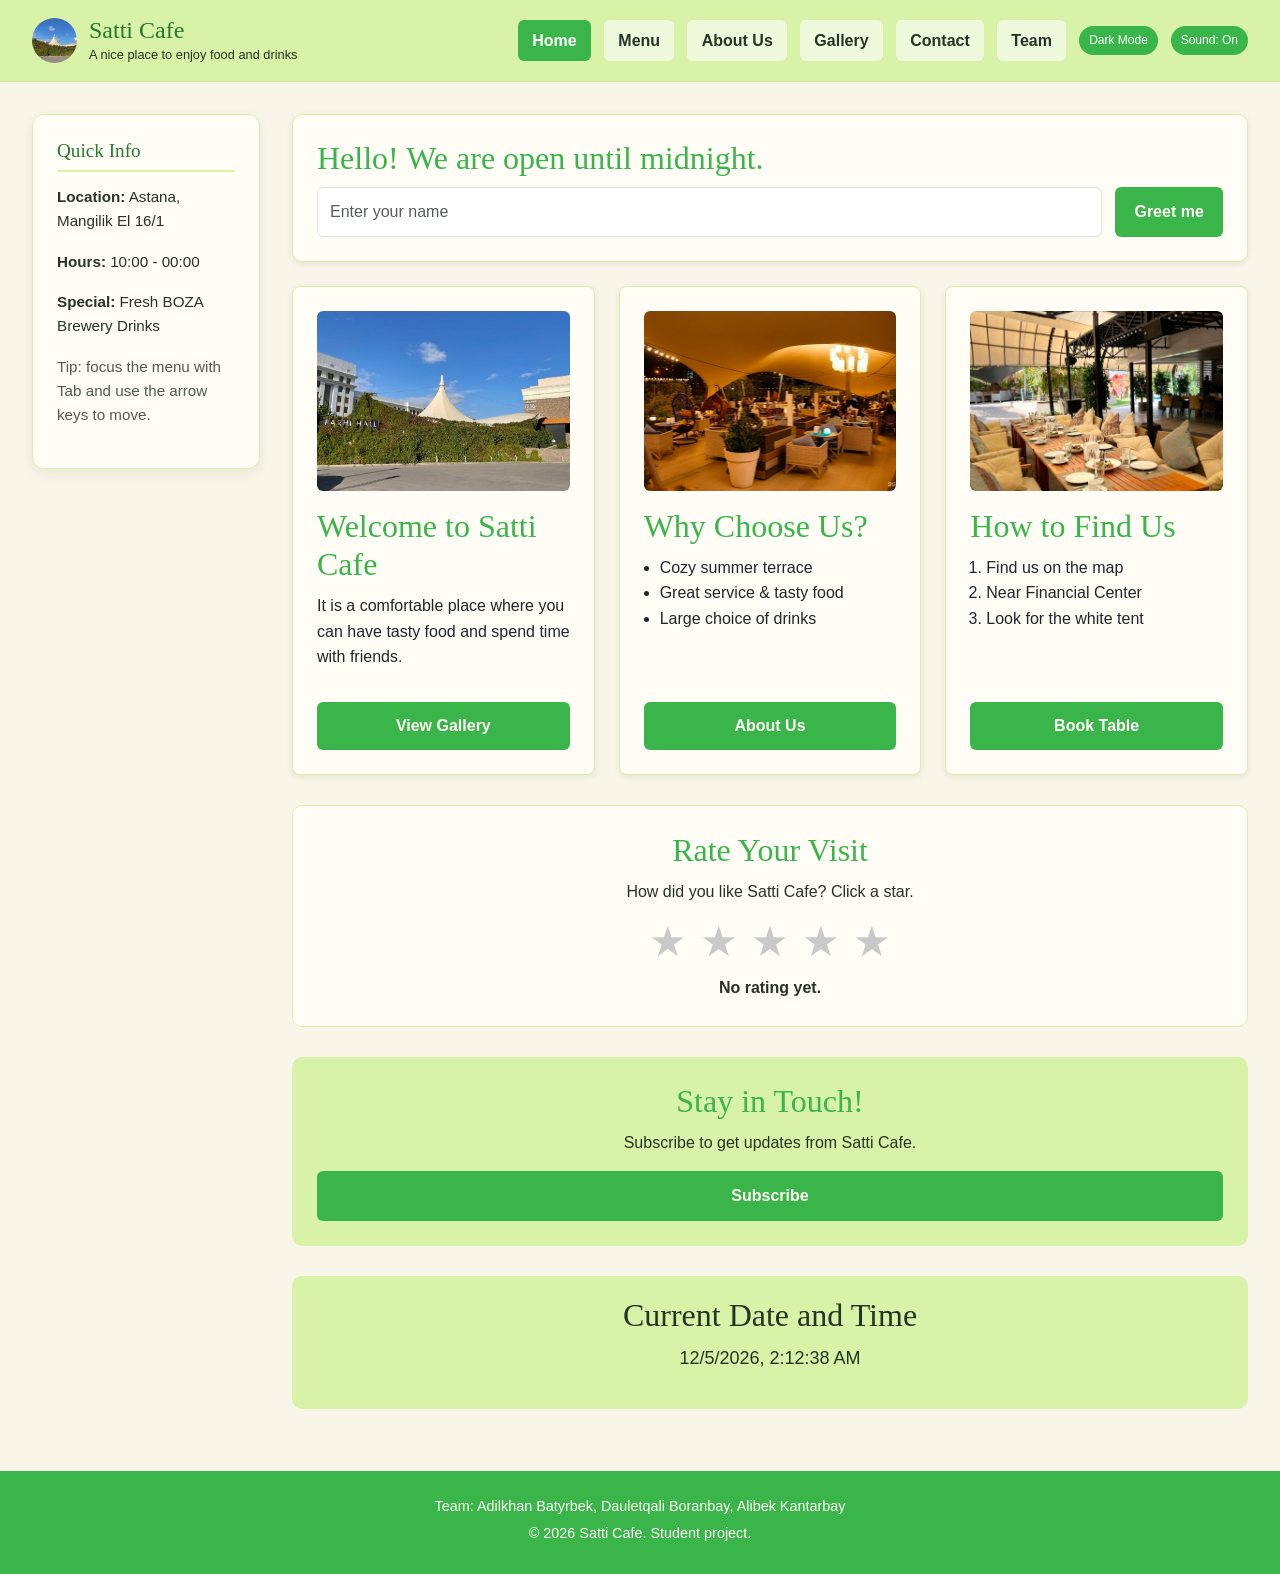
<file: index.html>
<!DOCTYPE html>
<html lang="en">
<head>
  <meta charset="UTF-8">
  <meta name="viewport" content="width=device-width, initial-scale=1.0">
  <title>Satti Cafe - Home</title>
  <link href="https://cdn.jsdelivr.net/npm/bootstrap@5.3.3/dist/css/bootstrap.min.css" rel="stylesheet">
  <link rel="stylesheet" href="css/style.css">
</head>
<body class="page-grid">

  <header id="main-header" class="navbar navbar-expand-lg">
    <div class="container-fluid p-0 d-flex justify-content-between align-items-center">
      <div class="logo-container">
        <img src="images/Letnik.jpg" alt="Satti Cafe Logo" class="logo-img">
        <div class="logo-text">
          <h1>Satti Cafe</h1>
          <p>A nice place to enjoy food and drinks</p>
        </div>
      </div>
      

      <button class="navbar-toggler" type="button" data-bs-toggle="collapse" data-bs-target="#navContent">
        <span class="navbar-toggler-icon"></span>
      </button>

      <div class="collapse navbar-collapse flex-grow-0" id="navContent">
        <nav class="nav-menu mt-3 mt-lg-0">
          <a href="index.html" class="active">Home</a>
          <a href="menu.html">Menu</a>
          <a href="about.html">About Us</a>
          <a href="gallery.html">Gallery</a>
          <a href="contact.html">Contact</a>
          <a href="team.html">Team</a>
          <button type="button" id="changeBackground" class="theme-toggle">
            Dark Mode
        </button>
        </nav>
      </div>
    </div>
  </header>

  <aside class="sidebar">
    <h3>Quick Info</h3>
    <p><strong>Location:</strong> Astana, Mangilik El 16/1</p>
    <p><strong>Hours:</strong> 10:00 - 00:00</p>
    <p><strong>Special:</strong> Fresh BOZA Brewery Drinks</p>
    <p class="hint">Tip: focus the menu with Tab and use the arrow keys to move.</p>
  </aside>

  <main class="container-custom">

    <section class="greeting-section">
      <h2 id="greetingText">Welcome!</h2>
      <form id="greetingForm" class="greeting-form">
        <label for="greetingName" class="visually-hidden">Your name</label>
        <input type="text" id="greetingName" class="form-control" placeholder="Enter your name" maxlength="30">
        <button type="submit" class="btn-custom">Greet me</button>
      </form>
    </section>

    <section class="row g-4">
      
      <div class="col-12 col-md-6 col-lg-4 d-flex">
        <div class="card card-hover flex-fill d-flex flex-column">
          <img src="images/Letnik.jpg" alt="Summer Terrace" class="card-img-height">
          <div class="card-content flex-grow-1">
            <h2>Welcome to Satti Cafe</h2>
            <p>It is a comfortable place where you can have tasty food and spend time with friends.</p>
          </div>
          <a href="gallery.html" class="btn btn-custom btn-lg mt-3">View Gallery</a>
        </div>
      </div>

      <div class="col-12 col-md-6 col-lg-4 d-flex">
        <div class="card card-hover flex-fill d-flex flex-column">
          <img src="images/letnik-vnutri.jpg" alt="Why Choose Us" class="card-img-height">
          <div class="card-content flex-grow-1">
            <h2>Why Choose Us?</h2>
            <ul class="ps-3">
              <li>Cozy summer terrace</li>
              <li>Great service & tasty food</li>
              <li>Large choice of drinks</li>
            </ul>
          </div>
          <a href="about.html" class="btn btn-custom btn-lg mt-3">About Us</a>
        </div>
      </div>

      <div class="col-12 col-md-6 col-lg-4 d-flex">
        <div class="card card-hover flex-fill d-flex flex-column">
          <img src="images/Gallery-1.jpg" alt="How to Find Us" class="card-img-height">
          <div class="card-content flex-grow-1">
            <h2>How to Find Us</h2>
            <ol class="ps-3">
              <li>Find us on the map</li>
              <li>Near Financial Center</li>
              <li>Look for the white tent</li>
            </ol>
          </div>
          <a href="contact.html" class="btn btn-custom btn-lg mt-3">Book Table</a>
        </div>
      </div>

    </section>

<section class="rating-section">
    <h2>Rate Your Visit</h2>
    <p>How did you like Satti Cafe? Click a star.</p>
    <div class="star-row" role="group" aria-label="Rating from 1 to 5 stars">
        <button type="button" class="star" data-value="1" aria-label="1 star" aria-pressed="false">&#9733;</button>
        <button type="button" class="star" data-value="2" aria-label="2 stars" aria-pressed="false">&#9733;</button>
        <button type="button" class="star" data-value="3" aria-label="3 stars" aria-pressed="false">&#9733;</button>
        <button type="button" class="star" data-value="4" aria-label="4 stars" aria-pressed="false">&#9733;</button>
        <button type="button" class="star" data-value="5" aria-label="5 stars" aria-pressed="false">&#9733;</button>
    </div>
    <p id="ratingMessage" class="rating-message" role="status" aria-live="polite">No rating yet.</p>
</section>

<section class="popup-section">
    <h2>Stay in Touch!</h2>
    <p>Subscribe to get updates from Satti Cafe.</p>
    <button type="button" id="openPopup" class="btn-custom">
        Subscribe
    </button>
</section>

<section class="datetime-section">
    <h2>Current Date and Time</h2>
    <p id="dateTime"></p>
</section>

  </main>

  <div id="subscribePopup" class="popup">
    <div class="popup-content">
        <button type="button" id="closePopup" class="popup-close">&times;</button>

        <h2>Subscribe</h2>
        <p>Enter your details to receive updates.</p>

        <form id="subscribeForm">
            <label for="subscribeName">Name</label>
            <input type="text" id="subscribeName" required>

            <label for="subscribeEmail">Email</label>
            <input type="email" id="subscribeEmail" required>

            <button type="submit" class="btn-custom">Submit</button>
        </form>

        <p id="subscribeMessage"></p>
    </div>
</div>

  <footer id="main-footer">
    <p>Team: Adilkhan Batyrbek, Dauletqali Boranbay, Alibek Kantarbay</p>
    <p>&copy; 2026 Satti Cafe. Student project.</p>
  </footer>
  
<script src="js/sound.js"></script>
  <script src="js/background.js"></script>
  <script src="js/nav.js"></script>
  <script src="js/datetime.js"></script>
  <script src="js/greeting.js"></script>
  <script src="js/rating.js"></script>
  <script src="js/popup.js"></script>
  <script src="https://cdn.jsdelivr.net/npm/bootstrap@5.3.3/dist/js/bootstrap.bundle.min.js"></script>
</body>
</html>
</file>
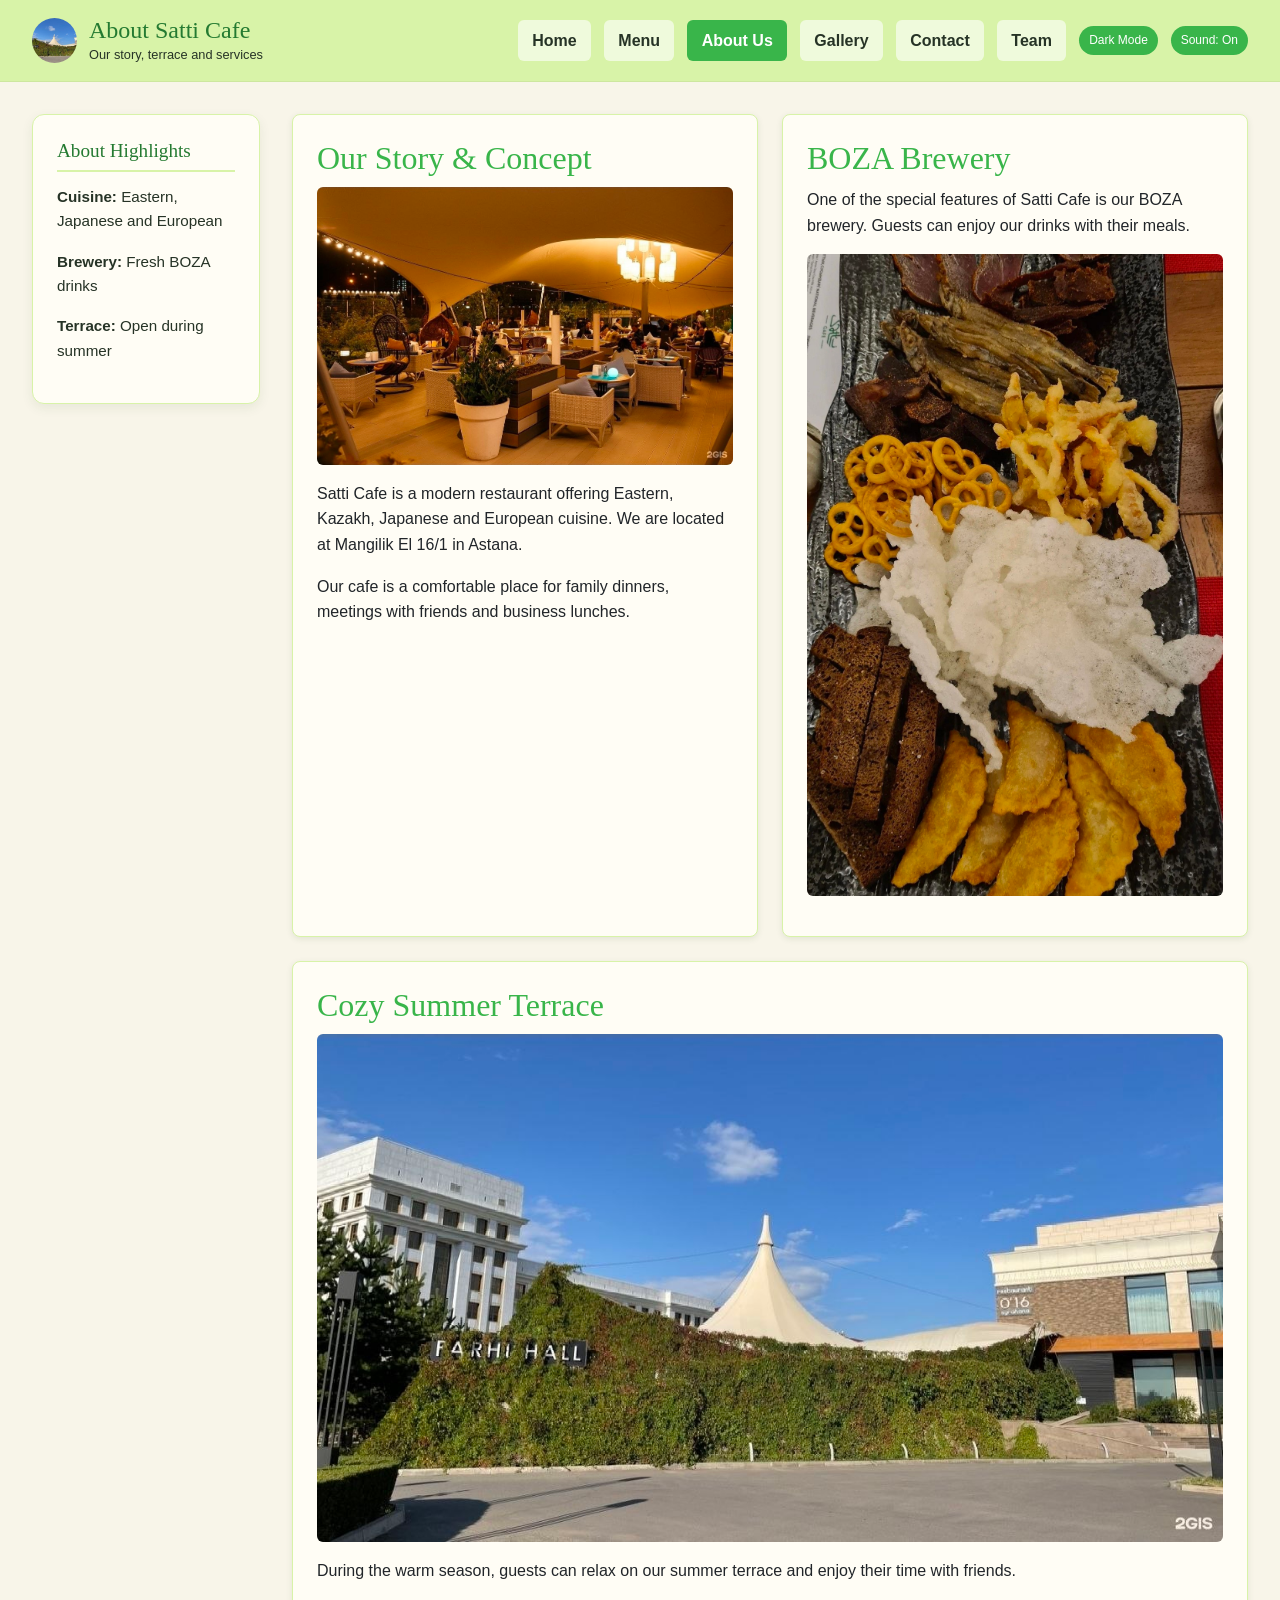
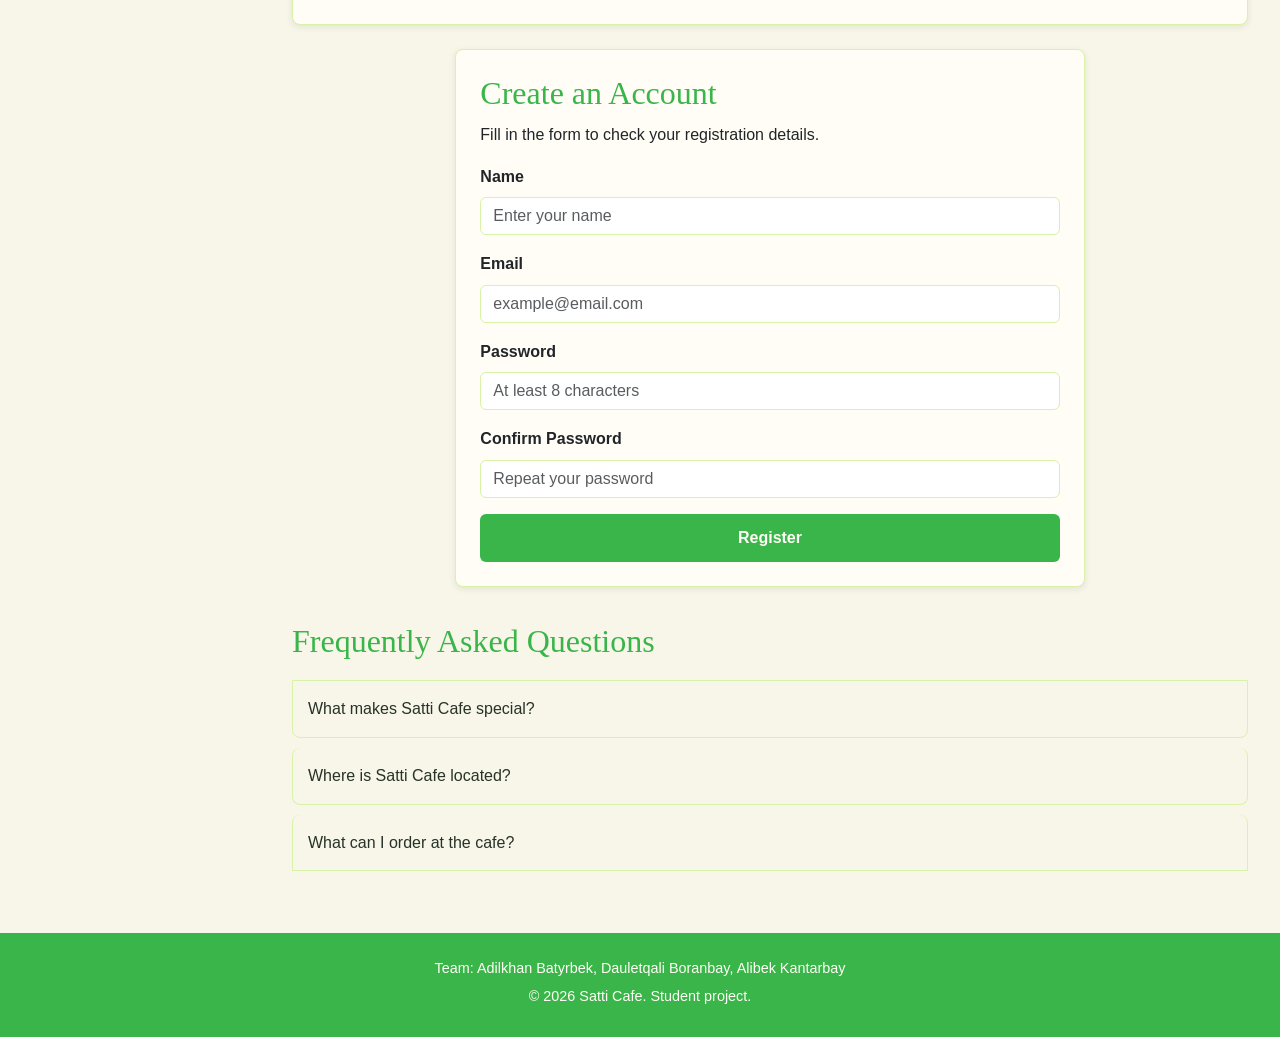
<file: about.html>
<!DOCTYPE html>
<html lang="en">
<head>
  <meta charset="UTF-8">
  <meta name="viewport" content="width=device-width, initial-scale=1.0">
  <title>Satti Cafe - About Us</title>
  <link href="https://cdn.jsdelivr.net/npm/bootstrap@5.3.3/dist/css/bootstrap.min.css" rel="stylesheet">
  <link rel="stylesheet" href="css/style.css">
</head>
<body class="page-grid">

  <header id="main-header" class="navbar navbar-expand-lg">
    <div class="container-fluid p-0 d-flex justify-content-between align-items-center">
      <div class="logo-container">
        <img src="images/Letnik.jpg" alt="Satti Cafe Logo" class="logo-img">
        <div class="logo-text">
          <h1>About Satti Cafe</h1>
          <p>Our story, terrace and services</p>
        </div>
      </div>

      <button class="navbar-toggler" type="button"
              data-bs-toggle="collapse" data-bs-target="#navContent">
        <span class="navbar-toggler-icon"></span>
      </button>

      <div class="collapse navbar-collapse flex-grow-0" id="navContent">
        <nav class="nav-menu mt-3 mt-lg-0">
          <a href="index.html">Home</a>
          <a href="menu.html">Menu</a>
          <a href="about.html" class="active">About Us</a>
          <a href="gallery.html">Gallery</a>
          <a href="contact.html">Contact</a>
          <a href="team.html">Team</a>
          
<button type="button" id="changeBackground" class="theme-toggle">
    Dark Mode
</button>

        </nav>
      </div>
    </div>
  </header>

  <aside class="sidebar">
    <h3>About Highlights</h3>
    <p><strong>Cuisine:</strong> Eastern, Japanese and European</p>
    <p><strong>Brewery:</strong> Fresh BOZA drinks</p>
    <p><strong>Terrace:</strong> Open during summer</p>
  </aside>

  <main class="container-custom">

    <div class="row g-4">

      <div class="col-12 col-lg-6">
        <section class="card h-100">
          <h2>Our Story & Concept</h2>
          <img src="images/letnik-vnutri.jpg" alt="Satti Cafe Interior">
          <p>
            Satti Cafe is a modern restaurant offering Eastern,
            Kazakh, Japanese and European cuisine.
            We are located at Mangilik El 16/1 in Astana.
          </p>
          <p>
            Our cafe is a comfortable place for family dinners,
            meetings with friends and business lunches.
          </p>
        </section>
      </div>

      <div class="col-12 col-lg-6">
        <section class="card h-100">
          <h2>BOZA Brewery</h2>
          <p>
            One of the special features of Satti Cafe is our
            BOZA brewery. Guests can enjoy our drinks with their meals.
          </p>
          <img src="images/Gallery-5.jpg" alt="Cafe Drinks">
        </section>
      </div>

      <div class="col-12">
        <section class="card">
          <h2>Cozy Summer Terrace</h2>
          <img src="images/Letnik.jpg" alt="Satti Cafe Summer Terrace">
          <p>
            During the warm season, guests can relax on our
            summer terrace and enjoy their time with friends.
          </p>
        </section>
      </div>

      <div class="col-12 col-lg-8 mx-auto">
        <section class="card">
          <h2>Create an Account</h2>
          <p>Fill in the form to check your registration details.</p>

          <form id="registerForm" novalidate>

            <div class="mb-3">
              <label for="userName" class="form-label fw-bold">Name</label>
              <input type="text" class="form-control"
                     id="userName" placeholder="Enter your name">
              <small class="error-message" id="nameError"></small>
            </div>

            <div class="mb-3">
              <label for="userEmail" class="form-label fw-bold">Email</label>
              <input type="text" class="form-control"
                     id="userEmail" placeholder="example@email.com">
              <small class="error-message" id="emailError"></small>
            </div>

            <div class="mb-3">
              <label for="userPassword" class="form-label fw-bold">Password</label>
              <input type="password" class="form-control"
                     id="userPassword" placeholder="At least 8 characters">
              <small class="error-message" id="passwordError"></small>
            </div>

            <div class="mb-3">
              <label for="confirmPassword" class="form-label fw-bold">
                Confirm Password
              </label>
              <input type="password" class="form-control"
                     id="confirmPassword" placeholder="Repeat your password">
              <small class="error-message" id="confirmError"></small>
            </div>

            <p id="formMessage" role="status" aria-live="polite"></p>

            <button type="submit" class="btn btn-custom">
              Register
            </button>

          </form>
        </section>
      </div>

    </div>

<section class="accordion-section">
    <h2>Frequently Asked Questions</h2>

    <div class="accordion-item">
    <button class="accordion-button" type="button">
        What makes Satti Cafe special?
    </button>

    <div class="accordion-content">
        <p>We offer tasty food, friendly service and a cozy summer terrace.</p>
    </div>
</div>

    <div class="accordion-item">
        <button class="accordion-button" type="button">
            Where is Satti Cafe located?
        </button>
        <div class="accordion-content">
            <p>We are located at Mangilik El 16/1, near the financial center.</p>
        </div>
    </div>

    <div class="accordion-item">
        <button class="accordion-button" type="button">
            What can I order at the cafe?
        </button>
        <div class="accordion-content">
            <p>You can choose from our food menu and a wide selection of drinks.</p>
        </div>
    </div>
</section>

  </main>

  <footer id="main-footer">
    <p>Team: Adilkhan Batyrbek, Dauletqali Boranbay, Alibek Kantarbay</p>
    <p>&copy; 2026 Satti Cafe. Student project.</p>
  </footer>
  <script src="js/sound.js"></script>
  <script src="js/background.js"></script>
  <script src="js/nav.js"></script>
  <script src="https://cdn.jsdelivr.net/npm/bootstrap@5.3.3/dist/js/bootstrap.bundle.min.js"></script>
  <script src="js/validation.js"></script>
  <script src="js/accordion.js"></script>

</body>
</html>
</file>
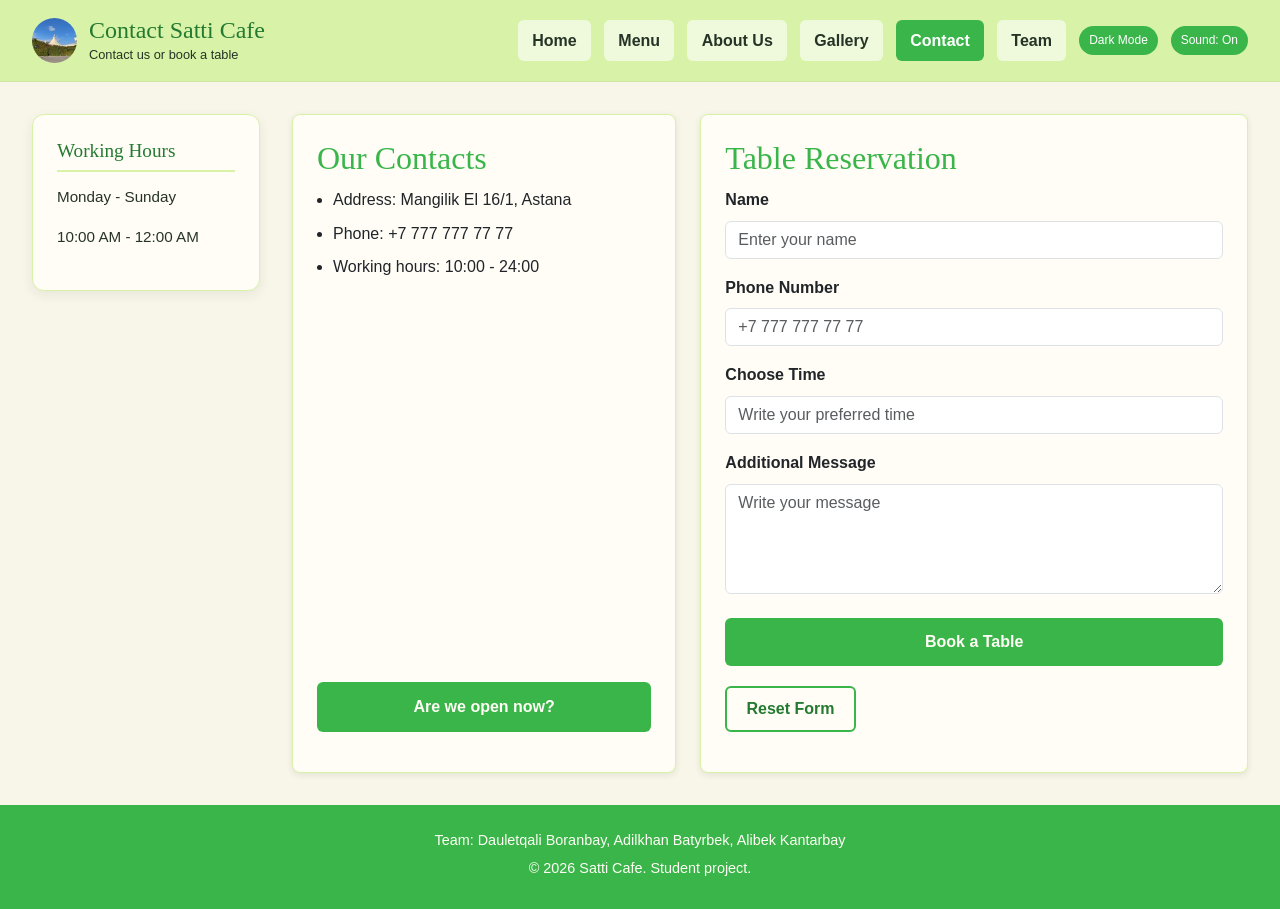
<file: contact.html>
<!DOCTYPE html>
<html lang="en">
<head>
  <meta charset="UTF-8">
  <meta name="viewport" content="width=device-width, initial-scale=1.0">
  <title>Satti Cafe - Contact</title>
  <link href="https://cdn.jsdelivr.net/npm/bootstrap@5.3.3/dist/css/bootstrap.min.css" rel="stylesheet">
  <link rel="stylesheet" href="css/style.css">
</head>
<body class="page-grid">

  <header id="main-header" class="navbar navbar-expand-lg">
    <div class="container-fluid p-0 d-flex justify-content-between align-items-center">
      <div class="logo-container">
        <img src="images/Letnik.jpg" alt="Satti Cafe Logo" class="logo-img">
        <div class="logo-text">
          <h1>Contact Satti Cafe</h1>
          <p>Contact us or book a table</p>
        </div>
      </div>
      
      <button class="navbar-toggler" type="button" data-bs-toggle="collapse" data-bs-target="#navContent">
        <span class="navbar-toggler-icon"></span>
      </button>

      <div class="collapse navbar-collapse flex-grow-0" id="navContent">
        <nav class="nav-menu mt-3 mt-lg-0">
          <a href="index.html">Home</a>
          <a href="menu.html">Menu</a>
          <a href="about.html">About Us</a>
          <a href="gallery.html">Gallery</a>
          <a href="contact.html" class="active">Contact</a>
          <a href="team.html">Team</a>
          
<button type="button" id="changeBackground" class="theme-toggle">
    Dark Mode
</button>

        </nav>
      </div>
    </div>
  </header>

  <aside class="sidebar">
    <h3>Working Hours</h3>
    <p>Monday - Sunday</p>
    <p>10:00 AM - 12:00 AM</p>
  </aside>

  <main class="container-custom">
    <div class="row g-4">
      <div class="col-12 col-md-5">
        <section class="card h-100">
          <h2>Our Contacts</h2>
          <ul class="ps-3">
            <li class="mb-2">Address: Mangilik El 16/1, Astana</li>
            <li class="mb-2">Phone: +7 777 777 77 77</li>
            <li class="mb-2">Working hours: 10:00 - 24:00</li>
          </ul>
          <button type="button" id="timeBtn" class="btn-custom">Are we open now?</button>
          <p id="timeResult" class="time-result" role="status" aria-live="polite"></p>
        </section>
      </div>

      <div class="col-12 col-md-7">
        <section class="card">
          <h2>Table Reservation</h2>

          <form id="contact-form" action="#" method="post">
            <div class="mb-3">
              <label for="name" class="form-label fw-bold">Name</label>
              <input type="text" class="form-control" id="name" name="name" placeholder="Enter your name" required>
            </div>

            <div class="mb-3">
              <label for="phone" class="form-label fw-bold">Phone Number</label>
              <input type="tel" class="form-control" id="phone" name="phone" placeholder="+7 777 777 77 77" required>
            </div>

            <div class="mb-3">
              <label for="visit-time" class="form-label fw-bold">Choose Time</label>
              <input type="text" class="form-control" id="visit-time" name="visit-time" placeholder="Write your preferred time" required>
            </div>

            <div class="mb-3">
              <label for="message" class="form-label fw-bold">Additional Message</label>
              <textarea class="form-control" id="message" name="message" rows="4" placeholder="Write your message"></textarea>
            </div>

            <div class="form-buttons">
              <button type="submit" id="submitBtn" class="btn btn-custom btn-lg mt-2">Book a Table</button>
              <button type="button" id="resetBtn" class="btn-secondary-custom">Reset Form</button>
            </div>
            <p id="formStatus" class="form-status" role="status" aria-live="polite"></p>
          </form>
        </section>
      </div>
    </div>
  </main>

  <footer id="main-footer">
    <p>Team: Dauletqali Boranbay, Adilkhan Batyrbek, Alibek Kantarbay</p>
    <p>&copy; 2026 Satti Cafe. Student project.</p>
  </footer>
  <script src="js/sound.js"></script>
  <script src="js/background.js"></script>
  <script src="js/nav.js"></script>
  <script src="js/contact.js"></script>
  <script src="https://cdn.jsdelivr.net/npm/bootstrap@5.3.3/dist/js/bootstrap.bundle.min.js"></script>
</body>
</html>
</file>
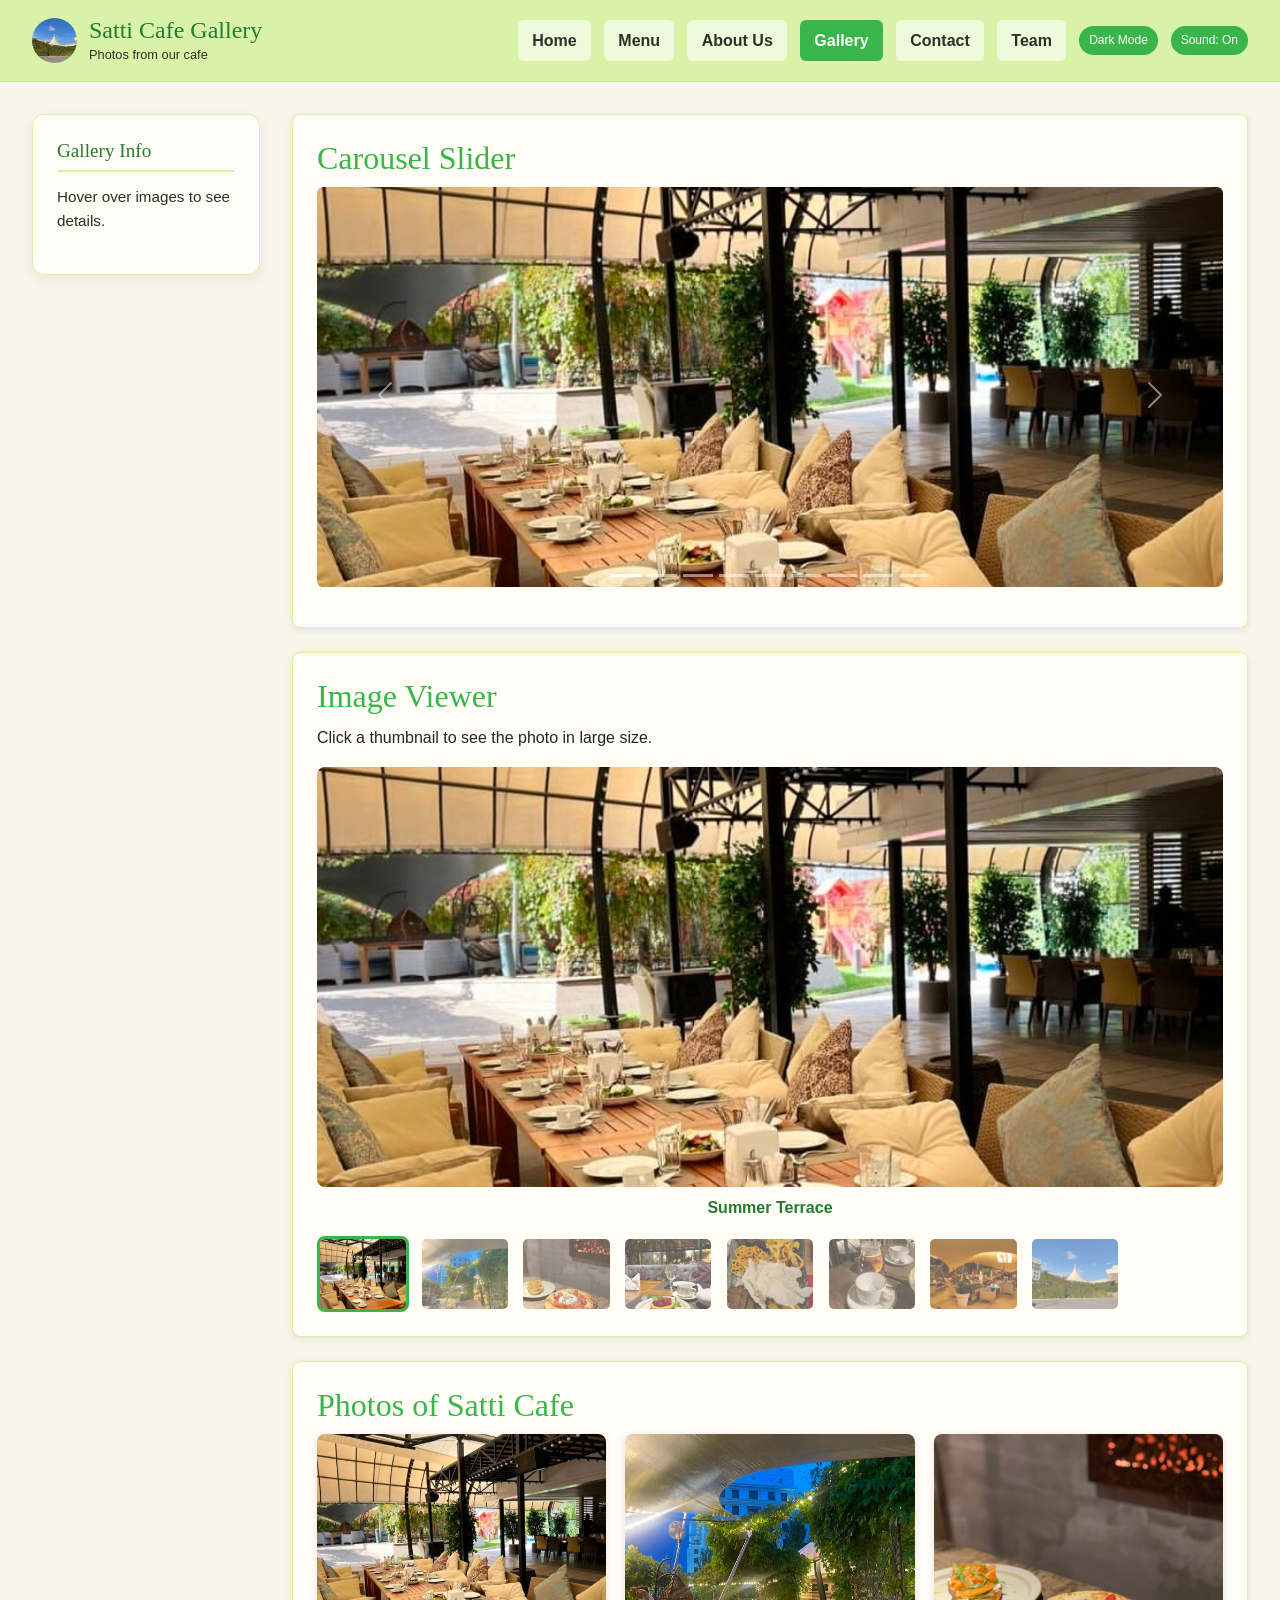
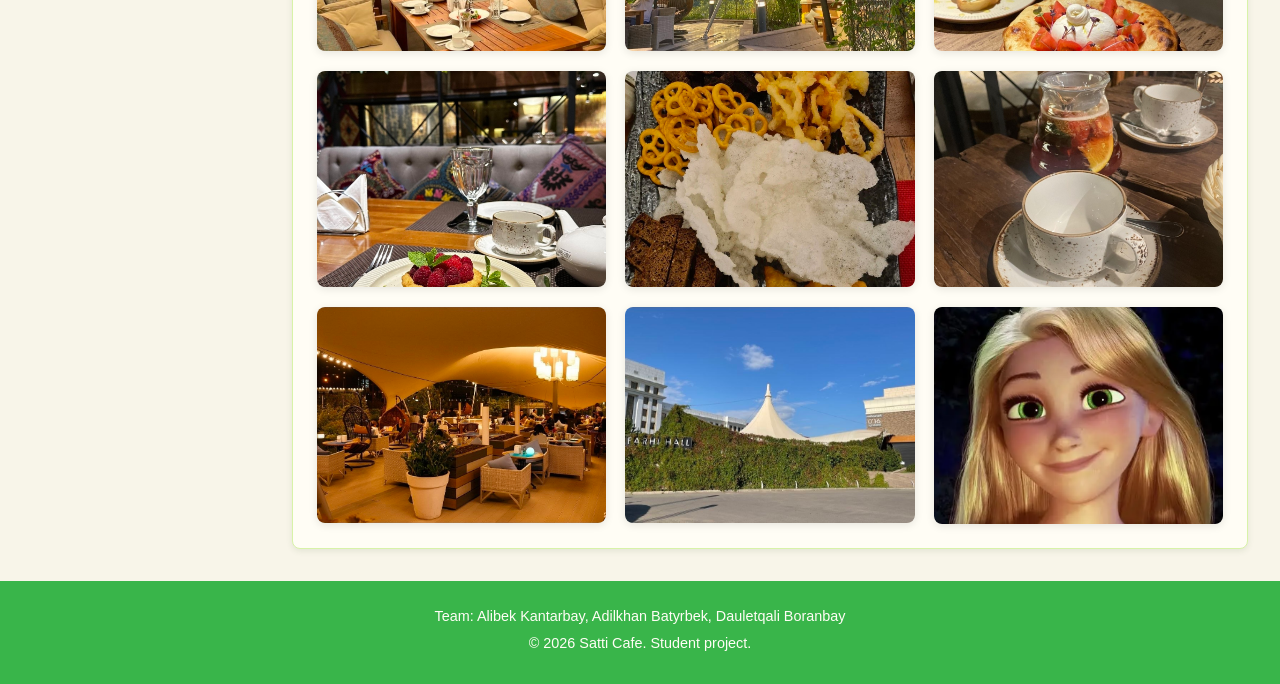
<file: gallery.html>
<!DOCTYPE html>
<html lang="en">
<head>
  <meta charset="UTF-8">
  <meta name="viewport" content="width=device-width, initial-scale=1.0">
  <title>Satti Cafe - Gallery</title>
  <link href="https://cdn.jsdelivr.net/npm/bootstrap@5.3.3/dist/css/bootstrap.min.css" rel="stylesheet">
  <link rel="stylesheet" href="css/style.css">
</head>
<body class="page-grid">

  <header id="main-header" class="navbar navbar-expand-lg">
    <div class="container-fluid p-0 d-flex justify-content-between align-items-center">
      <div class="logo-container">
        <img src="images/Letnik.jpg" alt="Satti Cafe Logo" class="logo-img">
        <div class="logo-text">
          <h1>Satti Cafe Gallery</h1>
          <p>Photos from our cafe</p>
        </div>
      </div>
      
      <button class="navbar-toggler" type="button" data-bs-toggle="collapse" data-bs-target="#navContent">
        <span class="navbar-toggler-icon"></span>
      </button>

      <div class="collapse navbar-collapse flex-grow-0" id="navContent">
        <nav class="nav-menu mt-3 mt-lg-0">
          <a href="index.html">Home</a>
          <a href="menu.html">Menu</a>
          <a href="about.html">About Us</a>
          <a href="gallery.html" class="active">Gallery</a>
          <a href="contact.html">Contact</a>
          <a href="team.html">Team</a>
          
<button type="button" id="changeBackground" class="theme-toggle">
    Dark Mode
</button>

        </nav>
      </div>
    </div>
  </header>

  <aside class="sidebar">
    <h3>Gallery Info</h3>
    <p>Hover over images to see details.</p>
  </aside>

  <main class="container-custom">
    
    <section class="card mb-4 p-4">
      <h2>Carousel Slider</h2>
      <div id="cafeCarousel" class="carousel slide" data-bs-ride="carousel">
        <div class="carousel-indicators">
          <button type="button" data-bs-target="#cafeCarousel" data-bs-slide-to="0" class="active"></button>
          <button type="button" data-bs-target="#cafeCarousel" data-bs-slide-to="1"></button>
          <button type="button" data-bs-target="#cafeCarousel" data-bs-slide-to="2"></button>
          <button type="button" data-bs-target="#cafeCarousel" data-bs-slide-to="3"></button>
          <button type="button" data-bs-target="#cafeCarousel" data-bs-slide-to="4"></button>
          <button type="button" data-bs-target="#cafeCarousel" data-bs-slide-to="5"></button>
          <button type="button" data-bs-target="#cafeCarousel" data-bs-slide-to="6"></button>
          <button type="button" data-bs-target="#cafeCarousel" data-bs-slide-to="7"></button>
          <button type="button" data-bs-target="#cafeCarousel" data-bs-slide-to="8"></button>
        </div>
        <div class="carousel-inner">
          <div class="carousel-item active"><img src="images/Gallery-1.jpg" class="d-block w-100 carousel-img" alt="1"></div>
          <div class="carousel-item"><img src="images/Gallery-2.jpg" class="d-block w-100 carousel-img" alt="2"></div>
          <div class="carousel-item"><img src="images/Gallery-3.jpg" class="d-block w-100 carousel-img" alt="3"></div>
          <div class="carousel-item"><img src="images/Gallery-4.jpg" class="d-block w-100 carousel-img" alt="4"></div>
          <div class="carousel-item"><img src="images/Gallery-5.jpg" class="d-block w-100 carousel-img" alt="5"></div>
          <div class="carousel-item"><img src="images/Gallery-6.jpg" class="d-block w-100 carousel-img" alt="6"></div>
          <div class="carousel-item"><img src="images/letnik-vnutri.jpg" class="d-block w-100 carousel-img" alt="7"></div>
          <div class="carousel-item"><img src="images/Letnik.jpg" class="d-block w-100 carousel-img" alt="8"></div>
          <div class="carousel-item"><img src="images/Other.png" class="d-block w-100 carousel-img" alt="9"></div>
        </div>
        <button class="carousel-control-prev" type="button" data-bs-target="#cafeCarousel" data-bs-slide="prev">
          <span class="carousel-control-prev-icon"></span>
        </button>
        <button class="carousel-control-next" type="button" data-bs-target="#cafeCarousel" data-bs-slide="next">
          <span class="carousel-control-next-icon"></span>
        </button>
      </div>
    </section>

    <section class="card mb-4 p-4">
      <h2>Image Viewer</h2>
      <p>Click a thumbnail to see the photo in large size.</p>
      <figure class="viewer">
        <img id="mainImage" class="viewer-img" src="images/Gallery-1.jpg" alt="Terrace">
        <figcaption id="mainCaption" class="viewer-caption">Summer Terrace</figcaption>
      </figure>
      <div class="thumb-row">
        <button type="button" class="thumb active" data-src="images/Gallery-1.jpg" data-caption="Summer Terrace">
          <img src="images/Gallery-1.jpg" alt="Terrace">
        </button>
        <button type="button" class="thumb" data-src="images/Gallery-2.jpg" data-caption="Satti Seating Area">
          <img src="images/Gallery-2.jpg" alt="Seating">
        </button>
        <button type="button" class="thumb" data-src="images/Gallery-3.jpg" data-caption="Special Dishes">
          <img src="images/Gallery-3.jpg" alt="Dishes">
        </button>
        <button type="button" class="thumb" data-src="images/Gallery-4.jpg" data-caption="Tasty Desserts">
          <img src="images/Gallery-4.jpg" alt="Desserts">
        </button>
        <button type="button" class="thumb" data-src="images/Gallery-5.jpg" data-caption="Fresh BOZA Beer">
          <img src="images/Gallery-5.jpg" alt="Brewery">
        </button>
        <button type="button" class="thumb" data-src="images/Gallery-6.jpg" data-caption="Refreshing Drinks">
          <img src="images/Gallery-6.jpg" alt="Drinks">
        </button>
        <button type="button" class="thumb" data-src="images/letnik-vnutri.jpg" data-caption="Interior View">
          <img src="images/letnik-vnutri.jpg" alt="Interior">
        </button>
        <button type="button" class="thumb" data-src="images/Letnik.jpg" data-caption="Main Entrance">
          <img src="images/Letnik.jpg" alt="Exterior">
        </button>
      </div>
    </section>

    <section class="card">
      <h2>Photos of Satti Cafe</h2>

      <div class="gallery-grid">
        <div class="gallery-item">
          <img src="images/Gallery-1.jpg" alt="Terrace">
          <div class="gallery-caption">Summer Terrace</div>
        </div>

        <div class="gallery-item">
          <img src="images/Gallery-2.jpg" alt="Seating">
          <div class="gallery-caption">Satti Seating Area</div>
        </div>

        <div class="gallery-item">
          <img src="images/Gallery-3.jpg" alt="Dishes">
          <div class="gallery-caption">Special Dishes</div>
        </div>

        <div class="gallery-item">
          <img src="images/Gallery-4.jpg" alt="Desserts">
          <div class="gallery-caption">Tasty Desserts</div>
        </div>

        <div class="gallery-item">
          <img src="images/Gallery-5.jpg" alt="Brewery">
          <div class="gallery-caption">Fresh BOZA Beer</div>
        </div>

        <div class="gallery-item">
          <img src="images/Gallery-6.jpg" alt="Drinks">
          <div class="gallery-caption">Refreshing Drinks</div>
        </div>

        <div class="gallery-item">
          <img src="images/letnik-vnutri.jpg" alt="Interior">
          <div class="gallery-caption">Interior View</div>
        </div>

        <div class="gallery-item">
          <img src="images/Letnik.jpg" alt="Exterior">
          <div class="gallery-caption">Main Entrance</div>
        </div>

        <div class="gallery-item">
          <img src="images/Other.png" alt="Team Area">
          <div class="gallery-caption">Beautiful Waiters</div>
        </div>
      </div>
    </section>

  </main>

  <footer id="main-footer">
    <p>Team: Alibek Kantarbay, Adilkhan Batyrbek, Dauletqali Boranbay</p>
    <p>&copy; 2026 Satti Cafe. Student project.</p>
  </footer>
  <script src="js/sound.js"></script>
  <script src="js/background.js"></script>
  <script src="js/nav.js"></script>
  <script src="js/gallery.js"></script>
  <script src="https://cdn.jsdelivr.net/npm/bootstrap@5.3.3/dist/js/bootstrap.bundle.min.js"></script>
</body>
</html>
</file>
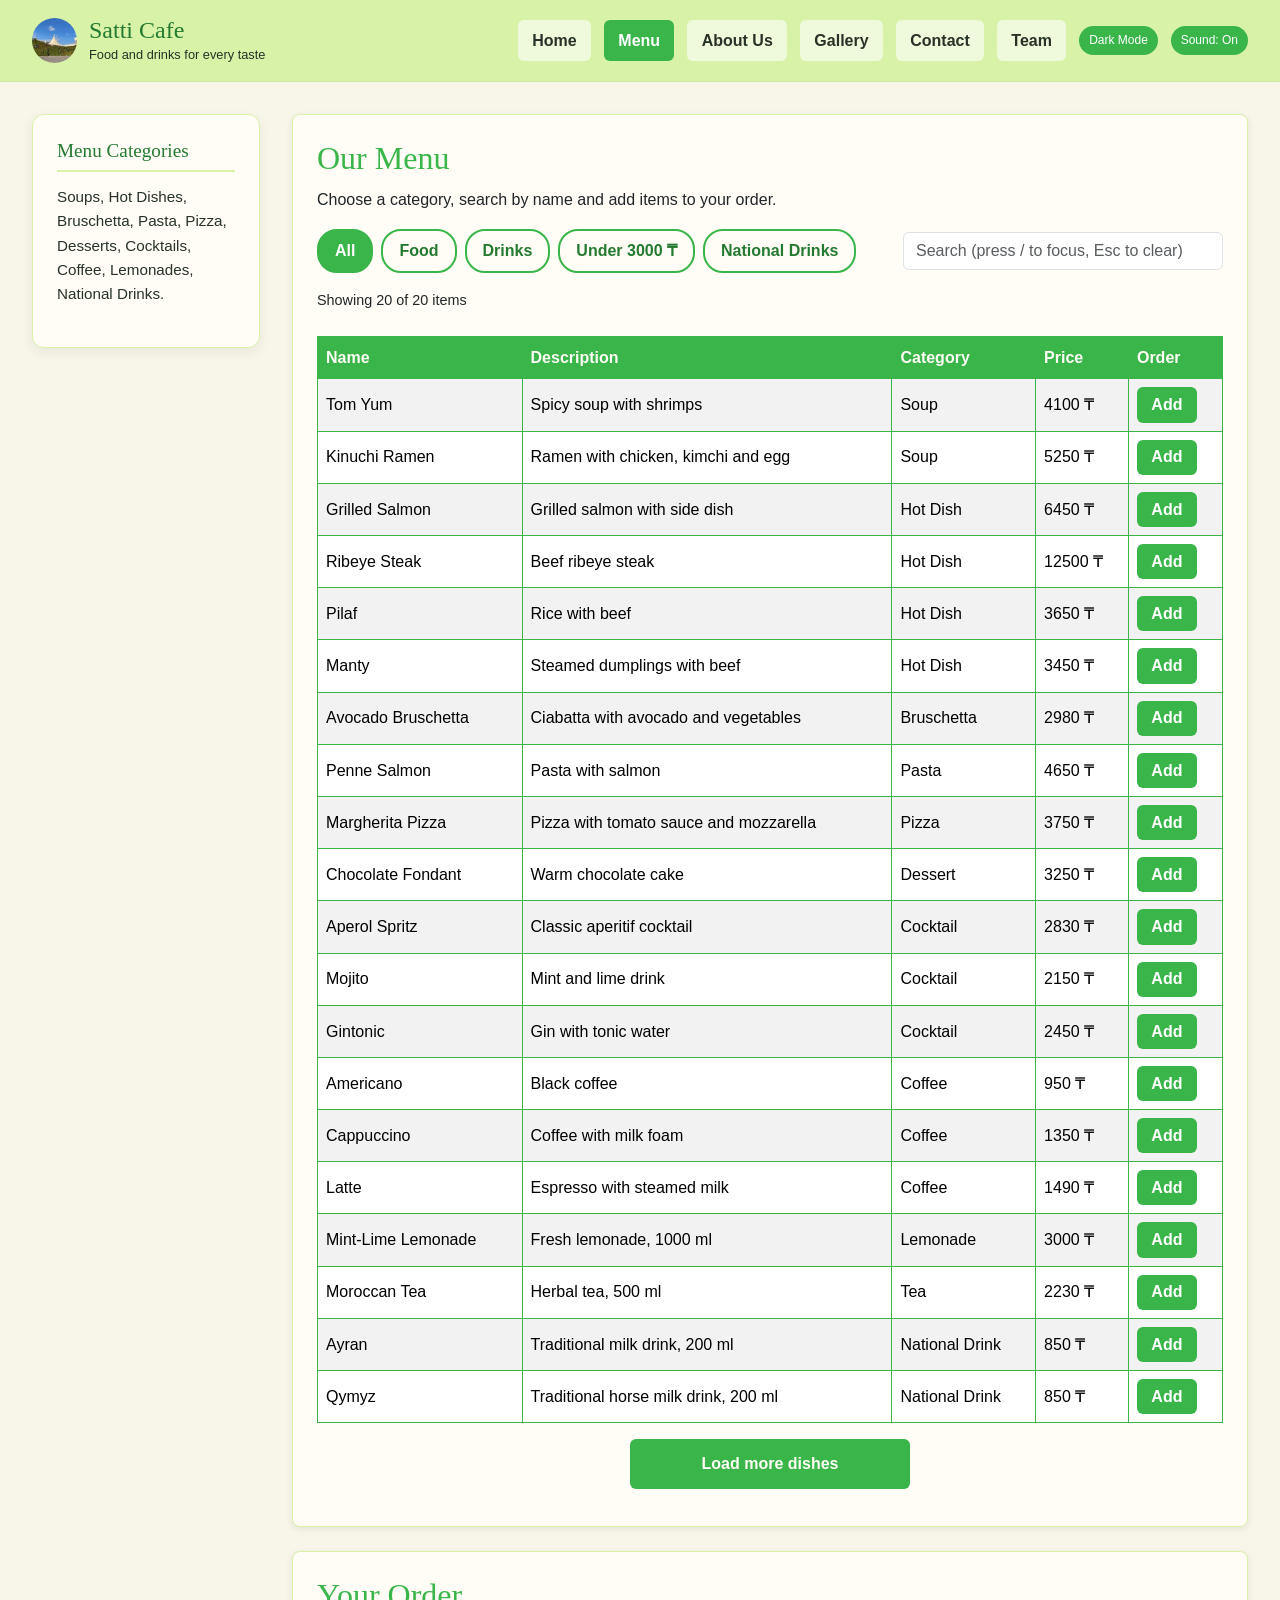
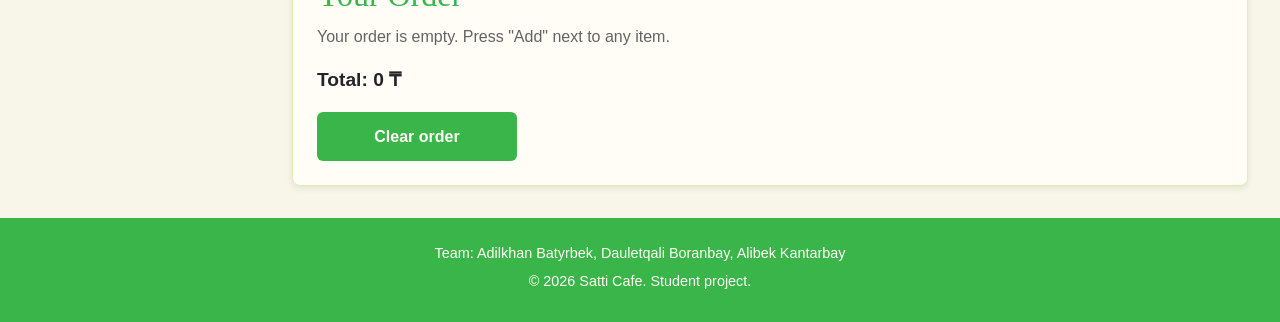
<file: menu.html>
<!DOCTYPE html>
<html lang="en">
<head>
  <meta charset="UTF-8">
  <meta name="viewport" content="width=device-width, initial-scale=1.0">
  <title>Satti Cafe - Menu</title>
  <link href="https://cdn.jsdelivr.net/npm/bootstrap@5.3.3/dist/css/bootstrap.min.css" rel="stylesheet">
  <link rel="stylesheet" href="css/style.css">
</head>
<body class="page-grid">

  <header id="main-header" class="navbar navbar-expand-lg">
    <div class="container-fluid p-0 d-flex justify-content-between align-items-center">
      <div class="logo-container">
        <img src="images/Letnik.jpg" alt="Satti Cafe Logo" class="logo-img">
        <div class="logo-text">
          <h1>Satti Cafe</h1>
          <p>Food and drinks for every taste</p>
        </div>
      </div>
      
      <button class="navbar-toggler" type="button" data-bs-toggle="collapse" data-bs-target="#navContent">
        <span class="navbar-toggler-icon"></span>
      </button>

      <div class="collapse navbar-collapse flex-grow-0" id="navContent">
        <nav class="nav-menu mt-3 mt-lg-0">
          <a href="index.html">Home</a>
          <a href="menu.html" class="active">Menu</a>
          <a href="about.html">About Us</a>
          <a href="gallery.html">Gallery</a>
          <a href="contact.html">Contact</a>
          <a href="team.html">Team</a>
          
<button type="button" id="changeBackground" class="theme-toggle">
    Dark Mode
</button>

        </nav>
      </div>
    </div>
  </header>

  <aside class="sidebar">
    <h3>Menu Categories</h3>
    <p>Soups, Hot Dishes, Bruschetta, Pasta, Pizza, Desserts, Cocktails, Coffee, Lemonades, National Drinks.</p>
  </aside>

  <main class="container-custom">
    <section class="card mb-4 p-4">
      <h2>Our Menu</h2>
      <p>Choose a category, search by name and add items to your order.</p>

      <div class="menu-controls">
        <div class="filter-buttons" role="group" aria-label="Menu filters">
          <button type="button" class="filter-btn active" data-filter="all">All</button>
          <button type="button" class="filter-btn" data-filter="food">Food</button>
          <button type="button" class="filter-btn" data-filter="drinks">Drinks</button>
          <button type="button" class="filter-btn" data-filter="cheap">Under 3000 &#8376;</button>
          <button type="button" class="filter-btn" data-filter="national">National Drinks</button>
        </div>
        <label for="menuSearch" class="visually-hidden">Search the menu</label>
        <input type="search" id="menuSearch" class="form-control" placeholder="Search (press / to focus, Esc to clear)">
      </div>

      <p id="menuCount" class="menu-count" role="status" aria-live="polite"></p>

      <div class="table-responsive">
        <table class="table table-striped align-middle">
          <thead>
            <tr>
              <th>Name</th>
              <th>Description</th>
              <th>Category</th>
              <th>Price</th>
              <th>Order</th>
            </tr>
          </thead>
          <tbody id="menuBody"></tbody>
        </table>
      </div>

      <button type="button" id="loadMoreBtn" class="btn-custom load-more">Load more dishes</button>
      <p id="loadMessage" class="load-message" role="status" aria-live="polite"></p>
    </section>

    <section class="card p-4 order-section">
      <h2>Your Order</h2>
      <ul id="orderList" class="order-list"></ul>
      <p id="orderTotal" class="order-total">Total: 0 &#8376;</p>
      <button type="button" id="clearOrderBtn" class="btn-custom">Clear order</button>
    </section>
  </main>

  <footer id="main-footer">
    <p>Team: Adilkhan Batyrbek, Dauletqali Boranbay, Alibek Kantarbay</p>
    <p>&copy; 2026 Satti Cafe. Student project.</p>
  </footer>
  <script src="js/sound.js"></script>
  <script src="js/background.js"></script>
  <script src="js/nav.js"></script>
  <script src="js/menu-data.js"></script>
  <script src="js/menu.js"></script>
  <script src="https://cdn.jsdelivr.net/npm/bootstrap@5.3.3/dist/js/bootstrap.bundle.min.js"></script>
</body>
</html>
</file>
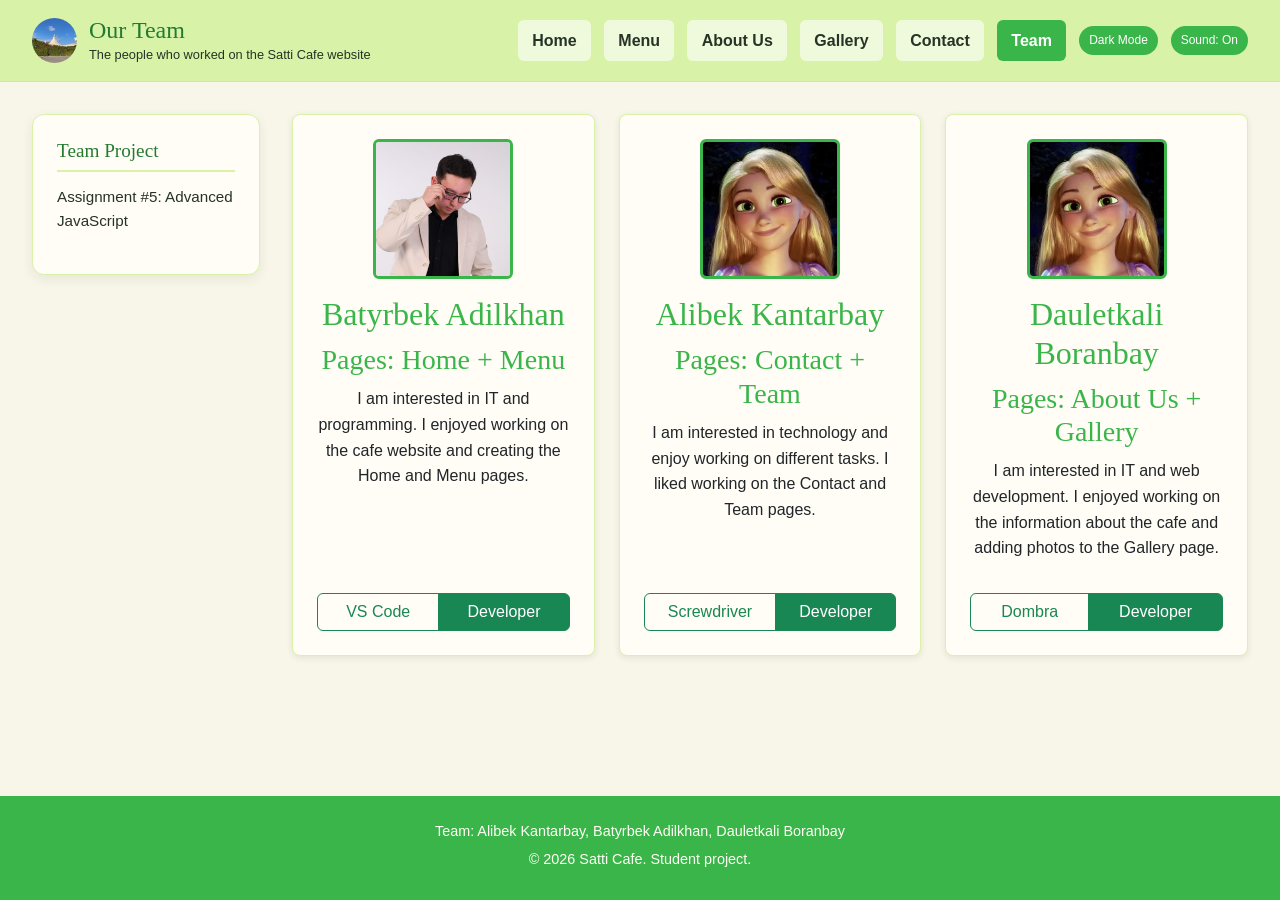
<file: team.html>
<!DOCTYPE html>
<html lang="en">
<head>
  <meta charset="UTF-8">
  <meta name="viewport" content="width=device-width, initial-scale=1.0">
  <title>Satti Cafe - Our Team</title>
  <link href="https://cdn.jsdelivr.net/npm/bootstrap@5.3.3/dist/css/bootstrap.min.css" rel="stylesheet">
  <link rel="stylesheet" href="css/style.css">
</head>
<body class="page-grid">

  <header id="main-header" class="navbar navbar-expand-lg">
    <div class="container-fluid p-0 d-flex justify-content-between align-items-center">
      <div class="logo-container">
        <img src="images/Letnik.jpg" alt="Satti Cafe Logo" class="logo-img">
        <div class="logo-text">
          <h1>Our Team</h1>
          <p>The people who worked on the Satti Cafe website</p>
        </div>
      </div>
      
      <button class="navbar-toggler" type="button" data-bs-toggle="collapse" data-bs-target="#navContent">
        <span class="navbar-toggler-icon"></span>
      </button>

      <div class="collapse navbar-collapse flex-grow-0" id="navContent">
        <nav class="nav-menu mt-3 mt-lg-0">
          <a href="index.html">Home</a>
          <a href="menu.html">Menu</a>
          <a href="about.html">About Us</a>
          <a href="gallery.html">Gallery</a>
          <a href="contact.html">Contact</a>
          <a href="team.html" class="active">Team</a>
          <button type="button" id="changeBackground" class="theme-toggle">
    Dark Mode
</button>
        </nav>
      </div>
    </div>
  </header>

  <aside class="sidebar">
    <h3>Team Project</h3>
    <p>Assignment #5: Advanced JavaScript</p>
  </aside>

  <main class="container-custom">
    <div class="row g-4">

      <div class="col-12 col-md-6 col-lg-4 d-flex">
        <section class="card card-hover text-center flex-fill d-flex flex-column align-items-center">
          <img src="images/Adok.jpeg" alt="Batyrbek Adilkhan" class="profile-img">
          <h2>Batyrbek Adilkhan</h2>
          <h3>Pages: Home + Menu</h3>
          <p class="flex-grow-1">
            I am interested in IT and programming.
            I enjoyed working on the cafe website and creating the
            Home and Menu pages.
          </p>
          <div class="btn-group w-100 mt-3" role="group">
            <button type="button" class="btn btn-outline-success">VS Code</button>
            <button type="button" class="btn btn-success">Developer</button>
          </div>
        </section>
      </div>

      <div class="col-12 col-md-6 col-lg-4 d-flex">
        <section class="card card-hover text-center flex-fill d-flex flex-column align-items-center">
          <img src="images/Other.png" alt="Alibek Kantarbay" class="profile-img">
          <h2>Alibek Kantarbay</h2>
          <h3>Pages: Contact + Team</h3>
          <p class="flex-grow-1">
            I am interested in technology and enjoy working on different tasks.
            I liked working on the Contact and Team pages.
          </p>
          <div class="btn-group w-100 mt-3" role="group">
            <button type="button" class="btn btn-outline-success">Screwdriver</button>
            <button type="button" class="btn btn-success">Developer</button>
          </div>
        </section>
      </div>

      <div class="col-12 col-md-6 col-lg-4 d-flex">
        <section class="card card-hover text-center flex-fill d-flex flex-column align-items-center">
          <img src="images/Other.png" alt="Dauletkali Boranbay" class="profile-img">
          <h2>Dauletkali Boranbay</h2>
          <h3>Pages: About Us + Gallery</h3>
          <p class="flex-grow-1">
            I am interested in IT and web development.
            I enjoyed working on the information about the cafe and
            adding photos to the Gallery page.
          </p>
          <div class="btn-group w-100 mt-3" role="group">
            <button type="button" class="btn btn-outline-success">Dombra</button>
            <button type="button" class="btn btn-success">Developer</button>
          </div>
        </section>
      </div>

    </div>
  </main>

  <footer id="main-footer">
    <p>Team: Alibek Kantarbay, Batyrbek Adilkhan, Dauletkali Boranbay</p>
    <p>&copy; 2026 Satti Cafe. Student project.</p>
  </footer>
  <script src="js/sound.js"></script>
  <script src="js/background.js"></script>
  <script src="js/nav.js"></script>
  <script src="https://cdn.jsdelivr.net/npm/bootstrap@5.3.3/dist/js/bootstrap.bundle.min.js"></script>
</body>
</html>
</file>
<file: css/style.css>
:root {
  --color-bg: #f8f5e9;
  --color-primary: #39b54a;
  --color-accent: #d8f3a8;
  --color-text: #263326;
  --color-card-bg: #fffdf5;
  --font-main: Arial, sans-serif;
  --font-heading: Georgia, serif;
}

* {
  box-sizing: border-box;
  margin: 0;
  padding: 0;
}

body {
  font-family: var(--font-main);
  background-color: var(--color-bg);
  color: var(--color-text);
  line-height: 1.6;
}

h1, h2, h3 {
  font-family: var(--font-heading);
  color: var(--color-primary);
  margin-bottom: 0.6rem;
}

p {
  margin-bottom: 1rem;
}

img {
  max-width: 100%;
  height: auto;
  display: block;
}

.page-grid {
  display: grid;
  grid-template-columns: 260px 1fr;
  grid-template-rows: auto 1fr auto;
  grid-template-areas:
    "header header"
    "sidebar main"
    "footer footer";
  min-height: 100vh;
}

#main-header {
  grid-area: header;
  background-color: var(--color-accent);
  padding: 1rem 2rem;
  border-bottom: 1px solid rgba(0,0,0,0.05);
}

.logo-container {
  display: flex;
  align-items: center;
  gap: 12px;
}

.logo-img {
  width: 45px;
  height: 45px;
  border-radius: 50%;
  object-fit: cover;
}

.logo-text h1 {
  font-size: 1.5rem;
  margin: 0;
  color: #247a31;
}

.logo-text p {
  font-size: 0.8rem;
  margin: 0;
  color: var(--color-text);
}

.nav-menu {
  display: flex;
  align-items: center;
  gap: 0.8rem;
  flex-wrap: wrap;
}

.nav-menu a {
  color: var(--color-text);
  font-weight: bold;
  padding: 0.5rem 0.9rem;
  border-radius: 6px;
  background-color: rgba(255, 255, 255, 0.6);
  transition: all 0.3s ease;
  text-decoration: none;
}

.nav-menu a:hover,
.nav-menu a.active {
  background-color: var(--color-primary) !important;
  color: #ffffff !important;
}

.sidebar {
  grid-area: sidebar;
  background-color: var(--color-card-bg);
  padding: 1.5rem;
  margin: 2rem 0 2rem 2rem;
  border-radius: 12px;
  border: 1px solid var(--color-accent);
  box-shadow: 0 4px 12px rgba(40, 80, 30, 0.08);
  align-self: start;
}

.sidebar h3 {
  font-family: var(--font-heading);
  color: #247a31;
  font-size: 1.2rem;
  margin-bottom: 0.8rem;
  padding-bottom: 0.5rem;
  border-bottom: 2px solid var(--color-accent);
}

.sidebar p, 
.sidebar ul {
  font-size: 0.95rem;
  color: var(--color-text);
  line-height: 1.6;
}

.sidebar ul {
  list-style-type: none;
  padding: 0;
}

.sidebar ul li {
  padding: 0.4rem 0;
  border-bottom: 1px dashed rgba(57, 181, 74, 0.2);
}

.sidebar ul li:last-child {
  border-bottom: none;
}

.container-custom {
  grid-area: main;
  padding: 2rem;
  width: 100%;
  max-width: 1200px;
}

#main-footer {
  grid-area: footer;
  background-color: var(--color-primary);
  color: #fffdf5;
  text-align: center;
  padding: 1.5rem 1rem;
  font-size: 0.9rem;
}

#main-footer p {
  margin-bottom: 0.3rem;
}

.card {
  background-color: var(--color-card-bg);
  border: 1px solid var(--color-accent) !important;
  border-radius: 8px;
  padding: 1.5rem;
  box-shadow: 0 2px 6px rgba(40, 80, 30, 0.1);
  transition: transform 0.3s ease, box-shadow 0.3s ease;
}

.card-hover:hover {
  transform: translateY(-6px);
  box-shadow: 0 10px 20px rgba(40, 80, 30, 0.2);
}

.card img {
  border-radius: 6px;
  margin-bottom: 1rem;
  object-fit: cover;
  width: 100%;
}

.card-img-height {
  height: 180px;
}

.btn-custom {
  display: inline-block;
  width: 100%;
  margin-top: auto;
  padding: 0.75rem 1.2rem;
  background-color: var(--color-primary);
  color: #fffdf5 !important;
  text-align: center;
  border: none;
  border-radius: 6px;
  cursor: pointer;
  font-weight: bold;
  font-size: 1rem;
  transition: background-color 0.3s ease, transform 0.2s ease;
  text-decoration: none;
}

.btn-custom:hover {
  background-color: #228b32;
  color: #ffffff !important;
}

.gallery-grid {
  display: grid;
  grid-template-columns: repeat(3, 1fr);
  gap: 1.2rem;
}

.gallery-item {
  position: relative;
  overflow: hidden;
  border-radius: 8px;
  box-shadow: 0 2px 8px rgba(0,0,0,0.1);
  background-color: var(--color-card-bg);
  aspect-ratio: 4 / 3;
}

.gallery-item img {
  width: 100%;
  height: 100%;
  object-fit: cover;
  object-position: center;
  transition: transform 0.4s ease;
}

.gallery-caption {
  position: absolute;
  top: 0;
  left: 0;
  width: 100%;
  height: 100%;
  background: rgba(36, 122, 49, 0.85);
  color: #ffffff;
  display: flex;
  align-items: center;
  justify-content: center;
  text-align: center;
  padding: 1rem;
  opacity: 0;
  transition: opacity 0.3s ease;
  font-weight: bold;
  font-size: 1.1rem;
}

.gallery-item:hover img {
  transform: scale(1.1);
}

.gallery-item:hover .gallery-caption {
  opacity: 1;
}

table {
  width: 100%;
  border-collapse: collapse;
  margin: 1.5rem 0;
}

th, td {
  border: 1px solid var(--color-primary);
  padding: 0.75rem;
  text-align: left;
}

th {
  background-color: var(--color-primary) !important;
  color: #fffdf5 !important;
}

.profile-img {
  width: 140px !important;
  height: 140px !important;
  border-radius: 50%;
  object-fit: cover;
  border: 3px solid var(--color-primary);
  margin-bottom: 1rem;
}

.carousel-img {
  height: 400px;
  object-fit: cover;
  border-radius: 8px;
}

@media (max-width: 850px) {
  .page-grid {
    grid-template-columns: 1fr;
    grid-template-areas:
      "header"
      "main"
      "sidebar"
      "footer";
  }
  .sidebar {
    margin: 0 2rem 2rem 2rem;
  }
}

@media (max-width: 768px) {
  .gallery-grid {
    grid-template-columns: repeat(2, 1fr);
  }
}

@media (max-width: 480px) {
  .gallery-grid {
    grid-template-columns: 1fr;
  }
}


.error-message {
  display: block;
  color: #c62828;
  margin-top: 5px;
  font-size: 0.9rem;
}

#formMessage {
  font-weight: bold;
  margin-top: 12px;
}

#registerForm input {
  border: 1px solid #d8f3a8;
}

#registerForm input:focus {
  border-color: #39b54a;
  box-shadow: 0 0 0 0.2rem rgba(57, 181, 74, 0.15);
}

.accordion-section {
    margin-top: 35px;
    margin-bottom: 30px;
}

.accordion-section h2 {
    margin-bottom: 20px;
}

.accordion-item {
    margin-bottom: 10px;
    border: 1px solid #d8f3a8;
    border-radius: 8px;
    overflow: hidden;
}

.accordion-button {
    width: 100%;
    padding: 15px;
    text-align: left;
    border: none;
    background-color: #d8f3a8;
    color: #263326;
    font-size: 16px;
    cursor: pointer;
}

.accordion-button:hover {
    background-color: #c6e995;
}

.accordion-content {
    display: none;
    padding: 15px;
    background-color: #fffdf5;
}

.accordion-content p {
    margin: 0;
}

.popup-section {
    margin: 30px 0;
    padding: 25px;
    text-align: center;
    background-color: #d8f3a8;
    border-radius: 10px;
}

.popup {
    display: none;
    position: fixed;
    z-index: 1000;
    left: 0;
    top: 0;
    width: 100%;
    height: 100%;
    background-color: rgba(0, 0, 0, 0.5);
    justify-content: center;
    align-items: center;
}

.popup-content {
    position: relative;
    width: 90%;
    max-width: 400px;
    padding: 25px;
    background-color: #fffdf5;
    border-radius: 10px;
}

.popup-content input {
    display: block;
    width: 100%;
    margin: 5px 0 15px;
    padding: 10px;
    border: 1px solid #ccc;
    border-radius: 5px;
}

.popup-content label {
    display: block;
    text-align: left;
}

.popup-close {
    position: absolute;
    top: 8px;
    right: 12px;
    border: none;
    background: none;
    font-size: 26px;
    cursor: pointer;
}

#subscribeMessage {
    margin-top: 15px;
}

body {
    transition: background-color 0.3s, color 0.3s;
}

body.dark-theme {
    background-color: #181a1b;
    color: #eeeeee;
}

body.dark-theme main,
body.dark-theme .container-custom,
body.dark-theme .page-grid,
body.dark-theme section {
    color: #eeeeee;
}

body.dark-theme .card,
body.dark-theme .color-section,
body.dark-theme .popup-content,
body.dark-theme .accordion-content,
body.dark-theme .sidebar {
    background-color: #282b2e;
    color: #eeeeee;
}

body.dark-theme h1,
body.dark-theme h2,
body.dark-theme h3,
body.dark-theme h4,
body.dark-theme p,
body.dark-theme label,
body.dark-theme li {
    color: #eeeeee;
}

body.dark-theme nav,
body.dark-theme .navbar,
body.dark-theme footer {
    background-color: #222426;
    color: #eeeeee;
}

body.dark-theme nav a,
body.dark-theme .navbar a {
    color: #eeeeee;
}

body.dark-theme .accordion-button {
    background-color: #353a3e;
    color: #eeeeee;
}

body.dark-theme table,
body.dark-theme td,
body.dark-theme th {
    color: #eeeeee;
}

body.dark-theme input,
body.dark-theme textarea,
body.dark-theme select {
    background-color: #353a3e;
    color: #ffffff;
    border-color: #555555;
}

#changeBackground {
    cursor: pointer;
}

body.dark-theme #changeBackground {
    background-color: #d8f3a8;
    color: #263326;
}

body:not(.dark-theme) #changeBackground {
    background-color: #39b54a;
    color: #ffffff;
}

body:not(.dark-theme) #changeBackground {
    transition: background-color 0.3s;
}


body.dark-theme main table,
body.dark-theme main table * {
    color: #eeeeee !important;
}

body.dark-theme main table {
    background-color: #282b2e !important;
}

body.dark-theme main table td,
body.dark-theme main table th {
    background-color: #282b2e !important;
}

.datetime-section {
    text-align: center;
    margin: 30px auto;
    padding: 20px;
    background-color: #d8f3a8;
    border-radius: 10px;
}

.datetime-section h2 {
    color: #263326;
}

#dateTime {
    font-size: 18px;
    color: #263326;
}


.theme-toggle {
    padding: 5px 10px;
    font-size: 12px;
    border: none;
    border-radius: 15px;
    background-color: #39b54a;
    color: white;
    cursor: pointer;
    white-space: nowrap;
}

.theme-toggle:hover {
    opacity: 0.8;
}

body.dark-theme .theme-toggle {
    background-color: #d8f3a8;
    color: #263326;
}


/* =====================================================
   Assignment 5 - interactive components
   ===================================================== */

/* ---------- Keyframe animations (started by JS adding a class) ---------- */
@keyframes fadeIn {
    from { opacity: 0; transform: translateY(8px); }
    to   { opacity: 1; transform: translateY(0); }
}

@keyframes starPop {
    0%   { transform: scale(1); }
    50%  { transform: scale(1.5) rotate(15deg); }
    100% { transform: scale(1); }
}

@keyframes pulse {
    0%   { transform: scale(1); }
    50%  { transform: scale(1.18); }
    100% { transform: scale(1); }
}

@keyframes slideDown {
    from { opacity: 0; transform: translateY(-8px); }
    to   { opacity: 1; transform: translateY(0); }
}

@keyframes popupIn {
    from { opacity: 0; transform: scale(0.85); }
    to   { opacity: 1; transform: scale(1); }
}

.fade-in { animation: fadeIn 0.5s ease; }
.pop     { animation: starPop 0.4s ease; }
.pulse   { animation: pulse 0.3s ease; }

.accordion-content { animation: slideDown 0.3s ease; }
.popup-content     { animation: popupIn 0.25s ease; }

/* ---------- Keyboard focus (menu navigation) ---------- */
.nav-menu a:focus-visible,
.nav-menu button:focus-visible,
.star:focus-visible,
.thumb:focus-visible,
.filter-btn:focus-visible,
.btn-add:focus-visible {
    outline: 3px solid #247a31;
    outline-offset: 2px;
}

.hint {
    font-size: 0.85rem;
    opacity: 0.8;
}

/* ---------- Greeting (home) ---------- */
.greeting-section {
    margin-bottom: 1.5rem;
    padding: 1.5rem;
    background-color: var(--color-card-bg);
    border: 1px solid var(--color-accent);
    border-radius: 10px;
    box-shadow: 0 2px 6px rgba(40, 80, 30, 0.1);
}

.greeting-form {
    display: flex;
    gap: 0.8rem;
    flex-wrap: wrap;
}

.greeting-form input {
    flex: 1 1 200px;
}

.greeting-form .btn-custom {
    width: auto;
    margin-top: 0;
}

/* ---------- Star rating (home) ---------- */
.rating-section {
    margin: 30px 0;
    padding: 25px;
    text-align: center;
    background-color: var(--color-card-bg);
    border: 1px solid var(--color-accent);
    border-radius: 10px;
}

.star-row {
    display: flex;
    justify-content: center;
    gap: 0.4rem;
    margin-bottom: 0.8rem;
}

.star {
    background: none;
    border: none;
    padding: 0 0.2rem;
    font-size: 2.6rem;
    line-height: 1;
    color: #c9c9c9;
    cursor: pointer;
    transition: color 0.2s ease, transform 0.2s ease;
}

.star:hover { transform: scale(1.2); }
.star.hover { color: #f9d56e; }
.star.selected { color: #f5b301; }

.rating-message {
    margin-bottom: 0;
    font-weight: bold;
}

/* ---------- Menu page ---------- */
.menu-controls {
    display: flex;
    flex-wrap: wrap;
    gap: 1rem;
    align-items: center;
    justify-content: space-between;
    margin-bottom: 1rem;
}

.menu-controls .form-control {
    max-width: 320px;
}

.filter-buttons {
    display: flex;
    flex-wrap: wrap;
    gap: 0.5rem;
}

.filter-btn {
    padding: 0.45rem 1rem;
    border: 2px solid var(--color-primary);
    border-radius: 20px;
    background-color: transparent;
    color: #247a31;
    font-weight: bold;
    cursor: pointer;
    transition: background-color 0.2s ease, color 0.2s ease, transform 0.2s ease;
}

.filter-btn:hover { transform: translateY(-2px); }

.filter-btn.active {
    background-color: var(--color-primary);
    color: #ffffff;
}

.menu-count {
    font-size: 0.9rem;
    margin-bottom: 0;
}

.empty-row { text-align: center; }

.new-row { animation: fadeIn 0.6s ease; }

.btn-add {
    padding: 0.3rem 0.9rem;
    border: none;
    border-radius: 6px;
    background-color: var(--color-primary);
    color: #ffffff;
    font-weight: bold;
    cursor: pointer;
    transition: background-color 0.2s ease;
}

.btn-add:hover { background-color: #228b32; }

.load-more {
    max-width: 280px;
    display: block;
    margin: 0 auto;
}

.load-more:disabled {
    opacity: 0.6;
    cursor: default;
}

.load-message {
    text-align: center;
    margin: 0.8rem 0 0;
    font-weight: bold;
}

.order-list {
    list-style: none;
    padding: 0;
    margin-bottom: 1rem;
}

.order-line {
    display: flex;
    justify-content: space-between;
    align-items: center;
    gap: 1rem;
    padding: 0.5rem 0;
    border-bottom: 1px dashed rgba(57, 181, 74, 0.4);
    animation: fadeIn 0.3s ease;
}

.order-empty { opacity: 0.7; }

.btn-remove {
    border: none;
    background-color: #c62828;
    color: #ffffff;
    width: 28px;
    height: 28px;
    border-radius: 50%;
    cursor: pointer;
    line-height: 1;
}

.order-total {
    font-size: 1.2rem;
    font-weight: bold;
}

.order-section .btn-custom {
    max-width: 200px;
}

/* ---------- Gallery viewer ---------- */
.viewer {
    margin: 0 0 1rem;
    text-align: center;
}

.card .viewer-img {
    width: 100%;
    max-height: 420px;
    object-fit: cover;
    margin: 0 auto 0.5rem;
    border-radius: 8px;
}

.viewer-caption {
    font-weight: bold;
    color: #247a31;
}

.thumb-row {
    display: grid;
    grid-template-columns: repeat(auto-fill, minmax(90px, 1fr));
    gap: 0.6rem;
}

.thumb {
    padding: 0;
    border: 3px solid transparent;
    border-radius: 8px;
    background: none;
    cursor: pointer;
    overflow: hidden;
    opacity: 0.65;
    transition: opacity 0.2s ease, transform 0.2s ease, border-color 0.2s ease;
}

.thumb:hover { opacity: 1; transform: translateY(-3px); }

.thumb.active {
    opacity: 1;
    border-color: var(--color-primary);
}

.card .thumb img {
    width: 100%;
    height: 70px;
    margin: 0;
    border-radius: 0;
    object-fit: cover;
}

/* ---------- Contact page ---------- */
.form-buttons {
    display: flex;
    flex-wrap: wrap;
    gap: 0.8rem;
}

.btn-secondary-custom {
    margin-top: 0.5rem;
    padding: 0.5rem 1.2rem;
    border: 2px solid var(--color-primary);
    border-radius: 6px;
    background-color: transparent;
    color: #247a31;
    font-weight: bold;
    cursor: pointer;
    transition: background-color 0.2s ease, color 0.2s ease;
}

.btn-secondary-custom:hover {
    background-color: var(--color-primary);
    color: #ffffff;
}

.form-status {
    margin-top: 1rem;
    margin-bottom: 0;
    font-weight: bold;
}

.form-status.success { color: #1e7a2c; }
.form-status.error   { color: #c62828; }
.form-status.info    { color: #555555; }

.time-result {
    margin: 1rem 0 0;
    font-weight: bold;
    animation: fadeIn 0.4s ease;
}

.time-result.open   { color: #1e7a2c; }
.time-result.closed { color: #c62828; }

/* ---------- Dark theme for the new components ---------- */
body.dark-theme .greeting-section,
body.dark-theme .rating-section {
    background-color: #282b2e;
    border-color: #3b4045;
}

body.dark-theme .star { color: #555b60; }
body.dark-theme .star.hover { color: #b8963a; }
body.dark-theme .star.selected { color: #f5b301; }

body.dark-theme .filter-btn,
body.dark-theme .btn-secondary-custom,
body.dark-theme .viewer-caption {
    color: #d8f3a8;
}

body.dark-theme .filter-btn.active {
    background-color: var(--color-primary);
    color: #ffffff;
}

body.dark-theme .btn-secondary-custom:hover {
    color: #ffffff;
}

body.dark-theme .form-status.success,
body.dark-theme .time-result.open   { color: #7fe08c; }
body.dark-theme .form-status.error,
body.dark-theme .time-result.closed { color: #ff8a80; }
body.dark-theme .form-status.info   { color: #cccccc; }

body.dark-theme .rating-message,
body.dark-theme .load-message,
body.dark-theme .order-total,
body.dark-theme .menu-count {
    color: #eeeeee;
}

@media (max-width: 576px) {
    .menu-controls .form-control { max-width: 100%; }
    .star { font-size: 2.1rem; }
}

/* Fix: header keeps a dark background in the night theme (ID selector beats .navbar rule) */
body.dark-theme #main-header {
    background-color: #222426;
}

body.dark-theme .logo-text h1 {
    color: #d8f3a8;
}

/* Fix: light-green sections need dark text in the night theme */
body.dark-theme .popup-section,
body.dark-theme .datetime-section {
    background-color: #2f4a2c;
}
</file>
